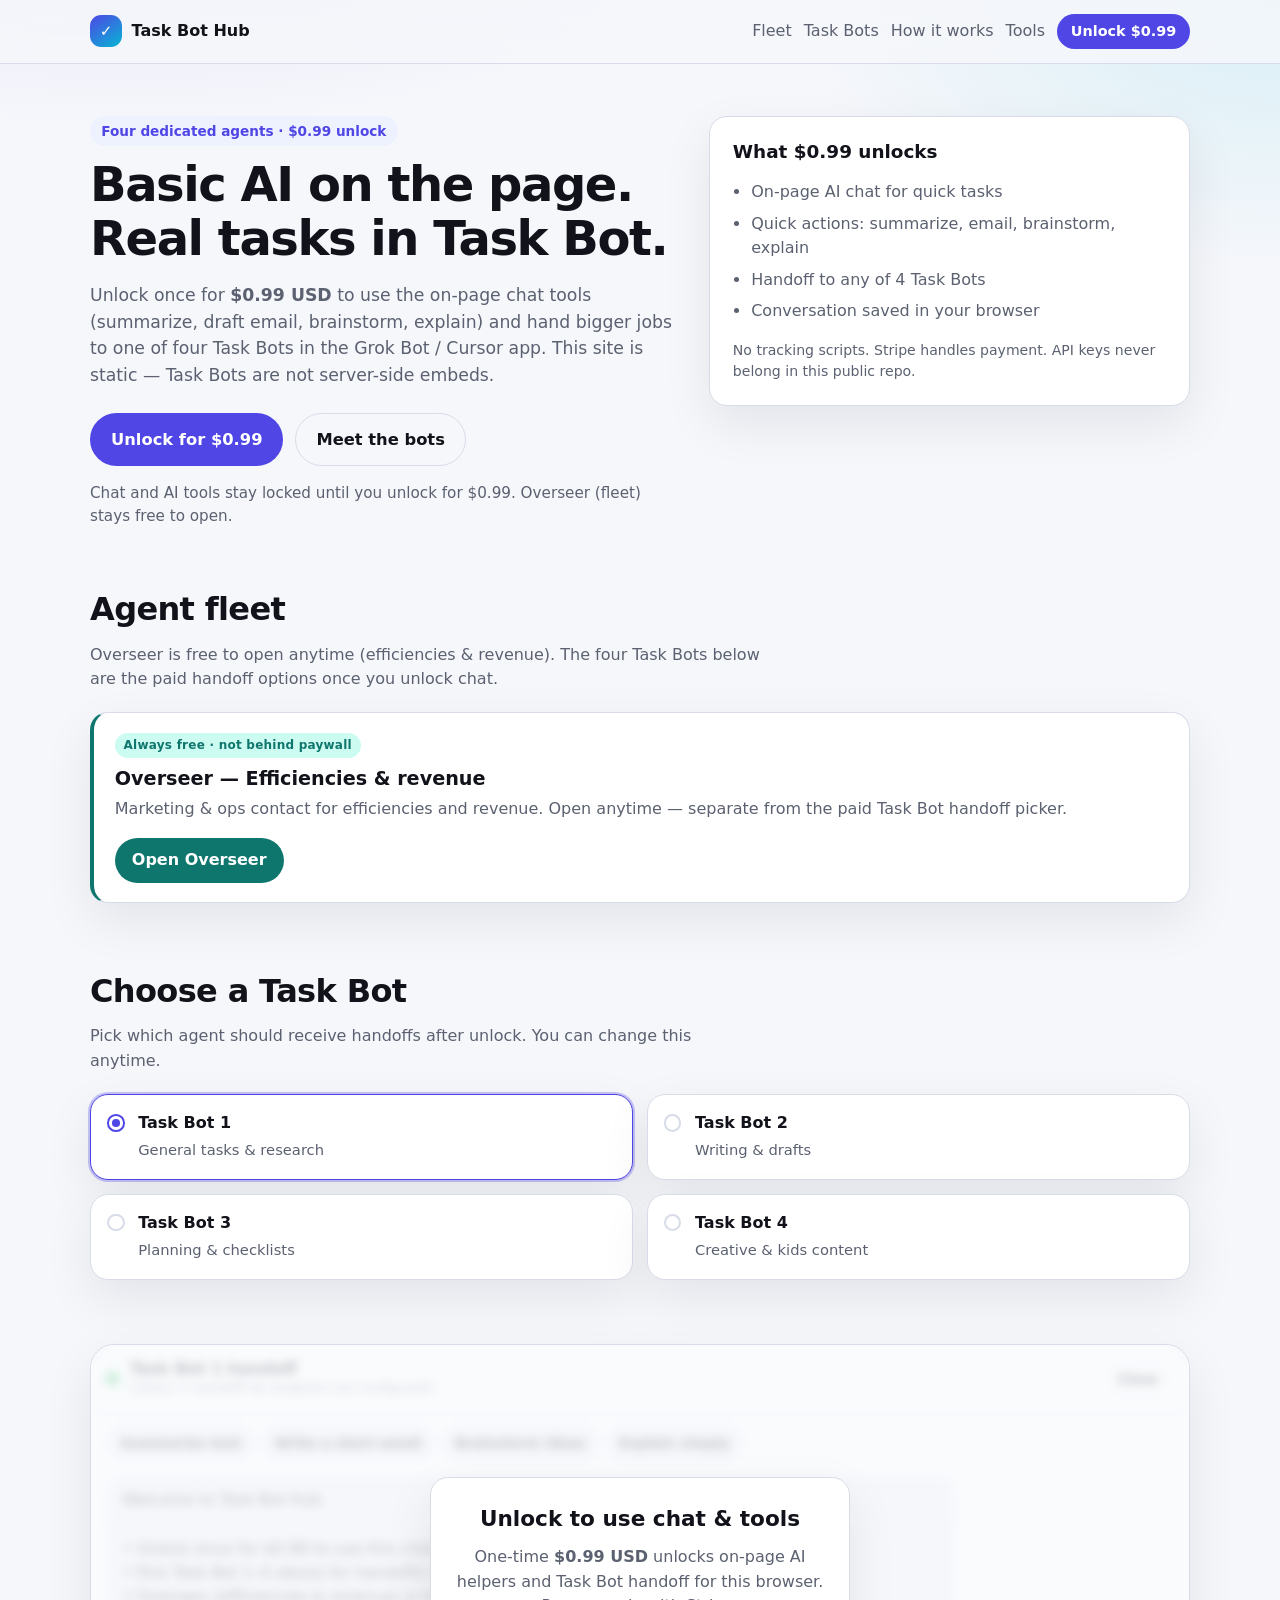
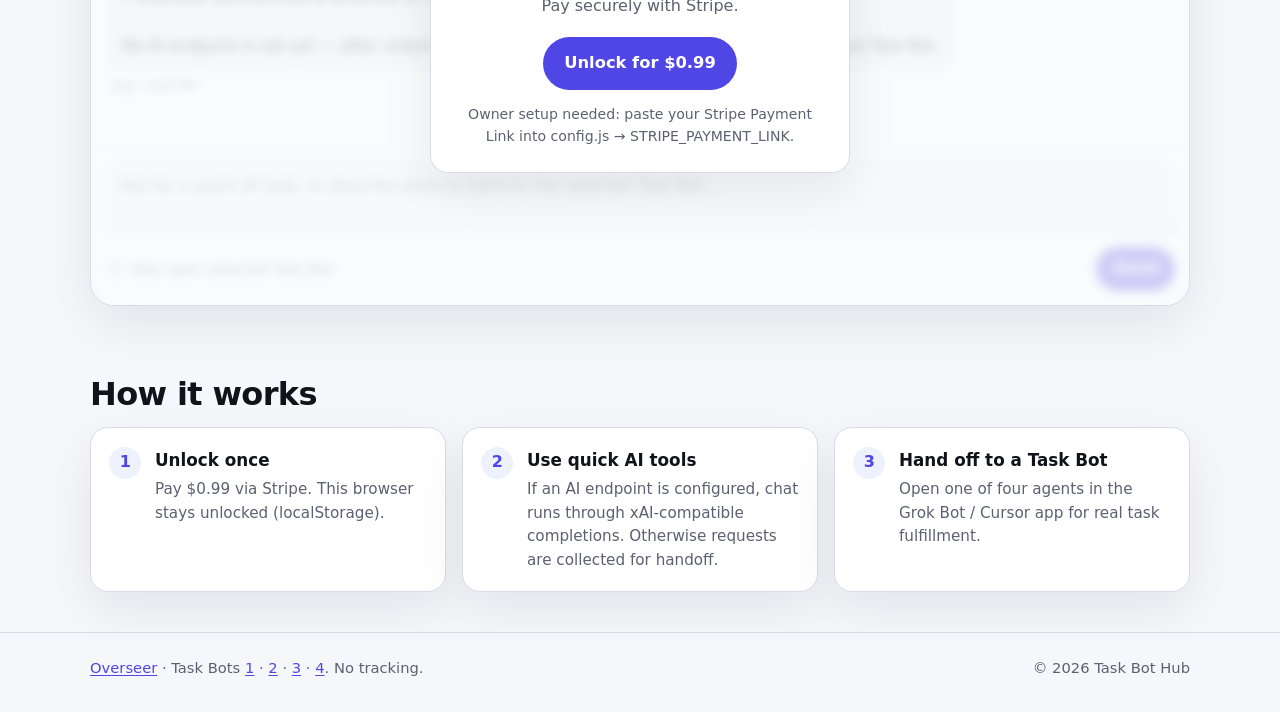
<file: index.html>
<!DOCTYPE html>
<html lang="en">
<head>
  <meta charset="UTF-8" />
  <meta name="viewport" content="width=device-width, initial-scale=1" />
  <meta name="description" content="Task Bot Hub — unlock for $0.99 to use on-page AI tools and hand tasks to four dedicated Task Bots." />
  <meta name="color-scheme" content="light dark" />
  <title>Task Bot Hub — $0.99 unlock</title>
  <link rel="stylesheet" href="styles.css" />
  <link rel="icon" href="data:image/svg+xml,%3Csvg xmlns='http://www.w3.org/2000/svg' viewBox='0 0 64 64'%3E%3Crect width='64' height='64' rx='14' fill='%234f46e5'/%3E%3Cpath d='M18 34l10 10 18-22' stroke='%23fff' stroke-width='6' fill='none' stroke-linecap='round' stroke-linejoin='round'/%3E%3C/svg%3E" />
  <script src="config.js"></script>
</head>
<body>
  <a class="skip-link" href="#workspace">Skip to tools</a>

  <header class="site-header">
    <div class="container header-inner">
      <a class="brand" href="#top" aria-label="Task Bot Hub home">
        <span class="brand-mark" aria-hidden="true">✓</span>
        <span class="brand-name">Task Bot Hub</span>
      </a>
      <nav class="nav" aria-label="Primary">
        <a href="#fleet">Fleet</a>
        <a href="#bots">Task Bots</a>
        <a href="#how">How it works</a>
        <a href="#workspace">Tools</a>
        <button type="button" class="btn btn-sm btn-primary" id="headerUnlockBtn">Unlock $0.99</button>
      </nav>
    </div>
  </header>

  <main id="top">
    <section class="hero">
      <div class="container hero-grid">
        <div class="hero-copy">
          <p class="eyebrow">Four dedicated agents · $0.99 unlock</p>
          <h1>Basic AI on the page.<br />Real tasks in Task Bot.</h1>
          <p class="lede">
            Unlock once for <strong>$0.99 USD</strong> to use the on-page chat tools
            (summarize, draft email, brainstorm, explain) and hand bigger jobs to one
            of four Task Bots in the Grok Bot / Cursor app. This site is static —
            Task Bots are not server-side embeds.
          </p>
          <div class="hero-actions">
            <button type="button" class="btn btn-primary btn-lg" id="heroUnlockBtn">
              Unlock for $0.99
            </button>
            <a class="btn btn-ghost btn-lg" href="#bots">Meet the bots</a>
          </div>
          <p class="note" id="unlockStatus" role="status"></p>
        </div>

        <aside class="promo-card" aria-label="What you get">
          <h2 class="promo-title">What $0.99 unlocks</h2>
          <ul class="promo-list">
            <li>On-page AI chat for quick tasks</li>
            <li>Quick actions: summarize, email, brainstorm, explain</li>
            <li>Handoff to any of 4 Task Bots</li>
            <li>Conversation saved in your browser</li>
          </ul>
          <p class="promo-footnote muted">
            No tracking scripts. Stripe handles payment. API keys never belong in this public repo.
          </p>
        </aside>
      </div>
    </section>

    <section class="fleet" id="fleet">
      <div class="container">
        <h2>Agent fleet</h2>
        <p class="section-lede">
          Overseer is free to open anytime (efficiencies &amp; revenue). The four Task Bots
          below are the paid handoff options once you unlock chat.
        </p>
        <div class="overseer-card" id="overseerCard">
          <!-- filled by app.js -->
        </div>
      </div>
    </section>

    <section class="bots" id="bots">
      <div class="container">
        <h2>Choose a Task Bot</h2>
        <p class="section-lede">Pick which agent should receive handoffs after unlock. You can change this anytime.</p>
        <div class="bot-grid" id="botGrid" role="radiogroup" aria-label="Select Task Bot"></div>
      </div>
    </section>

    <section class="workspace-wrap" id="workspace">
      <div class="container">
        <div class="workspace" id="workspacePanel">
          <div class="paywall" id="paywall" hidden>
            <div class="paywall-card">
              <h2>Unlock to use chat &amp; tools</h2>
              <p>
                One-time <strong>$0.99 USD</strong> unlocks on-page AI helpers and Task Bot handoff
                for this browser. Pay securely with Stripe.
              </p>
              <a class="btn btn-primary btn-lg" id="paywallCta" href="#" rel="noopener">
                Unlock for $0.99
              </a>
              <p class="muted paywall-note" id="paywallNote"></p>
            </div>
          </div>

          <div class="workspace-inner" id="workspaceInner">
            <div class="chat-panel" id="chat" aria-label="Task chat">
              <div class="chat-header">
                <div class="chat-title">
                  <span class="status-dot" aria-hidden="true"></span>
                  <div>
                    <strong id="chatBotName">Task Bot Hub</strong>
                    <span class="muted" id="chatModeLabel">Collect + handoff</span>
                  </div>
                </div>
                <div class="chat-header-actions">
                  <button type="button" class="btn btn-sm btn-ghost" id="clearChat" title="Clear conversation">
                    Clear
                  </button>
                </div>
              </div>

              <div class="chips" id="quickActions" aria-label="Quick actions">
                <button type="button" class="chip" data-prompt="Summarize the following text clearly and briefly:\n\n">Summarize text</button>
                <button type="button" class="chip" data-prompt="Write a short, friendly email about:\n\n">Write a short email</button>
                <button type="button" class="chip" data-prompt="Brainstorm creative ideas for:\n\n">Brainstorm ideas</button>
                <button type="button" class="chip" data-prompt="Explain this simply, as if to a curious 10-year-old:\n\n">Explain simply</button>
              </div>

              <div class="chat-messages" id="messages" role="log" aria-live="polite" aria-relevant="additions"></div>

              <form class="chat-form" id="chatForm" autocomplete="off">
                <label class="sr-only" for="taskInput">Your message or task</label>
                <textarea
                  id="taskInput"
                  name="task"
                  rows="2"
                  maxlength="8000"
                  placeholder="Ask for a quick AI task, or describe work to hand to the selected Task Bot…"
                  required
                ></textarea>
                <div class="chat-form-actions">
                  <label class="handoff-toggle">
                    <input type="checkbox" id="alsoHandoff" />
                    Also open selected Task Bot
                  </label>
                  <button type="submit" class="btn btn-primary" id="sendBtn">Send</button>
                </div>
              </form>
            </div>
          </div>
        </div>
      </div>
    </section>

    <section class="how" id="how">
      <div class="container">
        <h2>How it works</h2>
        <ol class="steps">
          <li>
            <span class="step-num">1</span>
            <div>
              <h3>Unlock once</h3>
              <p>Pay $0.99 via Stripe. This browser stays unlocked (localStorage).</p>
            </div>
          </li>
          <li>
            <span class="step-num">2</span>
            <div>
              <h3>Use quick AI tools</h3>
              <p>If an AI endpoint is configured, chat runs through xAI-compatible completions. Otherwise requests are collected for handoff.</p>
            </div>
          </li>
          <li>
            <span class="step-num">3</span>
            <div>
              <h3>Hand off to a Task Bot</h3>
              <p>Open one of four agents in the Grok Bot / Cursor app for real task fulfillment.</p>
            </div>
          </li>
        </ol>
      </div>
    </section>
  </main>

  <footer class="site-footer">
    <div class="container footer-inner">
      <p>
        <a href="grokbot://app/v1/agent?id=3ed67bf6-5dba-4d77-9709-c204595ec6b8">Overseer</a>
        · Task Bots
        <a href="grokbot://app/v1/agent?id=1e68c0e4-7df0-48fa-900d-adea23650e12">1</a> ·
        <a href="grokbot://app/v1/agent?id=a5edb3b1-8cbf-4347-ab76-5b3491ba55b3">2</a> ·
        <a href="grokbot://app/v1/agent?id=cd8f2009-198d-4173-b9aa-a965f64315b0">3</a> ·
        <a href="grokbot://app/v1/agent?id=526848c3-39a9-45b8-a4b2-2e4f6dd699c0">4</a>.
        No tracking.
      </p>
      <p class="muted">© <span id="year"></span> Task Bot Hub</p>
    </div>
  </footer>

  <script src="app.js" defer></script>
</body>
</html>
</file>
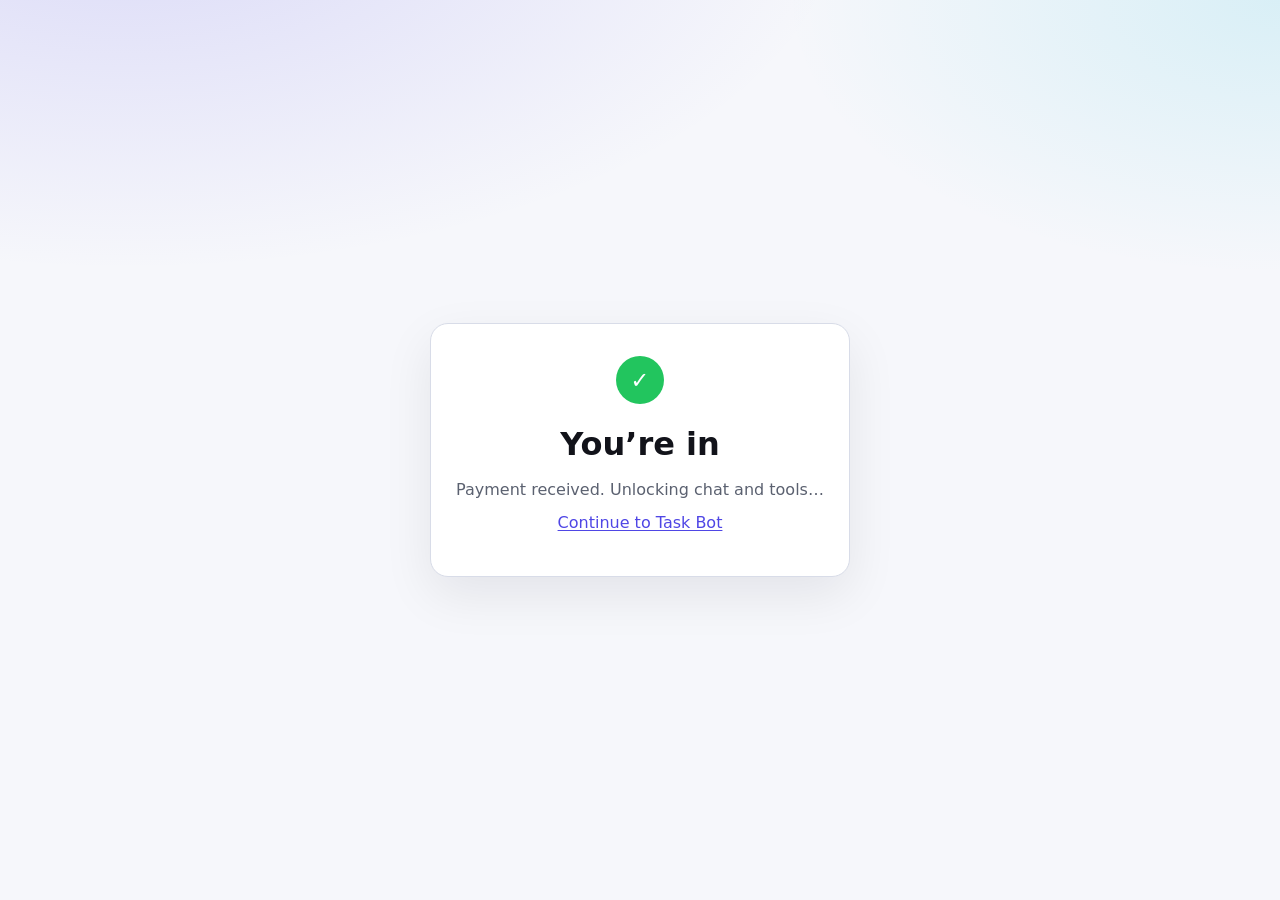
<file: success.html>
<!DOCTYPE html>
<html lang="en">
<head>
  <meta charset="UTF-8" />
  <meta name="viewport" content="width=device-width, initial-scale=1" />
  <meta name="color-scheme" content="light dark" />
  <title>Payment successful — Task Bot</title>
  <link rel="stylesheet" href="styles.css" />
  <script>
    (function () {
      try {
        localStorage.setItem("task-bot-site-unlocked", "1");
        localStorage.setItem("task-bot-site-unlocked-at", String(Date.now()));
      } catch (_) {}
      // Brief confirmation, then home with ?paid=1
      setTimeout(function () {
        window.location.replace("./index.html?paid=1");
      }, 1200);
    })();
  </script>
</head>
<body class="success-page">
  <main class="success-card" role="status">
    <div class="success-icon" aria-hidden="true">✓</div>
    <h1>You’re in</h1>
    <p>Payment received. Unlocking chat and tools…</p>
    <p class="muted"><a href="./index.html?paid=1">Continue to Task Bot</a></p>
  </main>
</body>
</html>
</file>
<file: styles.css>
/* Task Bot Hub — GitHub Pages */

:root {
  --bg: #f6f7fb;
  --bg-elevated: #ffffff;
  --bg-soft: #eef0f7;
  --text: #12131a;
  --text-muted: #5b6170;
  --border: #d8dce8;
  --primary: #4f46e5;
  --primary-hover: #4338ca;
  --primary-soft: #eef2ff;
  --accent: #06b6d4;
  --overseer: #0f766e;
  --overseer-soft: #ccfbf1;
  --user-bubble: #4f46e5;
  --user-text: #ffffff;
  --bot-bubble: #eef0f7;
  --bot-text: #12131a;
  --shadow: 0 18px 50px rgba(18, 19, 26, 0.08);
  --radius: 18px;
  --radius-sm: 12px;
  --font: "Segoe UI", system-ui, -apple-system, BlinkMacSystemFont, "Helvetica Neue", sans-serif;
  --focus: 0 0 0 3px rgba(79, 70, 229, 0.35);
}

@media (prefers-color-scheme: dark) {
  :root {
    --bg: #0b0d14;
    --bg-elevated: #141824;
    --bg-soft: #1b2030;
    --text: #f3f5fb;
    --text-muted: #a0a7bd;
    --border: #2a3145;
    --primary: #818cf8;
    --primary-hover: #a5b4fc;
    --primary-soft: #1e1b4b;
    --accent: #22d3ee;
    --overseer: #2dd4bf;
    --overseer-soft: #134e4a;
    --user-bubble: #6366f1;
    --user-text: #ffffff;
    --bot-bubble: #1b2030;
    --bot-text: #f3f5fb;
    --shadow: 0 22px 60px rgba(0, 0, 0, 0.45);
    --focus: 0 0 0 3px rgba(129, 140, 248, 0.4);
  }
}

*,
*::before,
*::after {
  box-sizing: border-box;
}

html {
  scroll-behavior: smooth;
}

body {
  margin: 0;
  font-family: var(--font);
  color: var(--text);
  background:
    radial-gradient(1200px 600px at 10% -10%, rgba(79, 70, 229, 0.16), transparent 60%),
    radial-gradient(900px 500px at 100% 0%, rgba(6, 182, 212, 0.12), transparent 55%),
    var(--bg);
  line-height: 1.55;
  min-height: 100vh;
}

a {
  color: var(--primary);
  text-decoration-thickness: 1px;
  text-underline-offset: 2px;
}

a:hover {
  color: var(--primary-hover);
}

:focus-visible {
  outline: none;
  box-shadow: var(--focus);
  border-radius: 6px;
}

.sr-only {
  position: absolute;
  width: 1px;
  height: 1px;
  padding: 0;
  margin: -1px;
  overflow: hidden;
  clip: rect(0, 0, 0, 0);
  white-space: nowrap;
  border: 0;
}

.skip-link {
  position: absolute;
  left: 1rem;
  top: -3rem;
  z-index: 100;
  background: var(--primary);
  color: #fff;
  padding: 0.6rem 1rem;
  border-radius: 999px;
  text-decoration: none;
  font-weight: 600;
}

.skip-link:focus {
  top: 1rem;
}

.container {
  width: min(1100px, calc(100% - 2rem));
  margin-inline: auto;
}

.muted {
  color: var(--text-muted);
}

/* Header */
.site-header {
  position: sticky;
  top: 0;
  z-index: 20;
  backdrop-filter: blur(12px);
  background: color-mix(in srgb, var(--bg) 82%, transparent);
  border-bottom: 1px solid var(--border);
}

.header-inner {
  display: flex;
  align-items: center;
  justify-content: space-between;
  gap: 1rem;
  padding: 0.85rem 0;
}

.brand {
  display: inline-flex;
  align-items: center;
  gap: 0.6rem;
  text-decoration: none;
  color: var(--text);
  font-weight: 700;
}

.brand-mark {
  display: grid;
  place-items: center;
  width: 2rem;
  height: 2rem;
  border-radius: 0.7rem;
  background: linear-gradient(145deg, var(--primary), var(--accent));
  color: #fff;
  font-size: 0.95rem;
}

.nav {
  display: flex;
  align-items: center;
  gap: 0.75rem;
  flex-wrap: wrap;
  justify-content: flex-end;
}

.nav a:not(.btn) {
  color: var(--text-muted);
  text-decoration: none;
  font-weight: 500;
}

.nav a:not(.btn):hover {
  color: var(--text);
}

/* Buttons */
.btn {
  display: inline-flex;
  align-items: center;
  justify-content: center;
  gap: 0.4rem;
  border: 1px solid transparent;
  border-radius: 999px;
  padding: 0.55rem 1rem;
  font: inherit;
  font-weight: 600;
  cursor: pointer;
  text-decoration: none;
  transition: background 0.15s ease, color 0.15s ease, border-color 0.15s ease, transform 0.1s ease;
  background: transparent;
  color: inherit;
}

.btn:active {
  transform: translateY(1px);
}

.btn-sm {
  padding: 0.35rem 0.8rem;
  font-size: 0.9rem;
}

.btn-lg {
  padding: 0.8rem 1.25rem;
  font-size: 1.02rem;
}

.btn-primary {
  background: var(--primary);
  color: #fff;
}

.btn-primary:hover {
  background: var(--primary-hover);
  color: #fff;
}

.btn-ghost {
  background: transparent;
  color: var(--text);
  border-color: var(--border);
}

.btn-ghost:hover {
  background: var(--bg-soft);
  color: var(--text);
}

.btn-secondary {
  background: var(--primary-soft);
  color: var(--primary);
}

.btn-secondary:hover {
  filter: brightness(0.97);
}

.btn-overseer {
  background: var(--overseer);
  color: #fff;
}

.btn-overseer:hover {
  filter: brightness(1.08);
  color: #fff;
}

/* Hero */
.hero {
  padding: 3.25rem 0 2rem;
}

.hero-grid {
  display: grid;
  grid-template-columns: 1.1fr 0.9fr;
  gap: 2rem;
  align-items: start;
}

.eyebrow {
  display: inline-block;
  margin: 0 0 0.75rem;
  padding: 0.3rem 0.7rem;
  border-radius: 999px;
  background: var(--primary-soft);
  color: var(--primary);
  font-size: 0.85rem;
  font-weight: 700;
}

.hero h1 {
  margin: 0 0 1rem;
  font-size: clamp(2rem, 4.5vw, 3rem);
  line-height: 1.12;
  letter-spacing: -0.03em;
}

.lede {
  margin: 0 0 1.5rem;
  color: var(--text-muted);
  font-size: 1.08rem;
  max-width: 38rem;
}

.hero-actions {
  display: flex;
  flex-wrap: wrap;
  gap: 0.75rem;
  margin-bottom: 1rem;
}

.note {
  margin: 0;
  color: var(--text-muted);
  font-size: 0.95rem;
  min-height: 1.4em;
}

.promo-card {
  background: var(--bg-elevated);
  border: 1px solid var(--border);
  border-radius: var(--radius);
  padding: 1.35rem 1.4rem;
  box-shadow: var(--shadow);
}

.promo-title {
  margin: 0 0 0.85rem;
  font-size: 1.15rem;
}

.promo-list {
  margin: 0 0 1rem;
  padding-left: 1.15rem;
  color: var(--text-muted);
}

.promo-list li {
  margin-bottom: 0.4rem;
}

.promo-footnote {
  margin: 0;
  font-size: 0.88rem;
}

/* Fleet + Overseer */
.fleet,
.bots,
.how,
.workspace-wrap {
  padding: 1.5rem 0 2.5rem;
}

.fleet h2,
.bots h2,
.how h2 {
  margin: 0 0 0.5rem;
  font-size: clamp(1.5rem, 3vw, 2rem);
  letter-spacing: -0.02em;
}

.section-lede {
  margin: 0 0 1.25rem;
  color: var(--text-muted);
  max-width: 42rem;
}

.overseer-card {
  background: var(--bg-elevated);
  border: 1px solid var(--border);
  border-left: 4px solid var(--overseer);
  border-radius: var(--radius);
  padding: 1.2rem 1.3rem;
  box-shadow: var(--shadow);
  display: flex;
  flex-wrap: wrap;
  align-items: center;
  justify-content: space-between;
  gap: 1rem;
}

.overseer-card .badge {
  display: inline-block;
  margin-bottom: 0.35rem;
  padding: 0.2rem 0.55rem;
  border-radius: 999px;
  background: var(--overseer-soft);
  color: var(--overseer);
  font-size: 0.75rem;
  font-weight: 700;
  letter-spacing: 0.02em;
}

.overseer-card h3 {
  margin: 0 0 0.25rem;
  font-size: 1.2rem;
}

.overseer-card p {
  margin: 0;
  color: var(--text-muted);
}

.bot-grid {
  display: grid;
  grid-template-columns: repeat(2, 1fr);
  gap: 0.85rem;
}

.bot-option {
  display: flex;
  gap: 0.85rem;
  align-items: flex-start;
  text-align: left;
  width: 100%;
  padding: 1rem;
  border-radius: var(--radius);
  border: 1px solid var(--border);
  background: var(--bg-elevated);
  box-shadow: var(--shadow);
  cursor: pointer;
  font: inherit;
  color: inherit;
  transition: border-color 0.15s ease, box-shadow 0.15s ease;
}

.bot-option:hover {
  border-color: color-mix(in srgb, var(--primary) 45%, var(--border));
}

.bot-option[aria-checked="true"] {
  border-color: var(--primary);
  box-shadow: 0 0 0 2px color-mix(in srgb, var(--primary) 30%, transparent), var(--shadow);
}

.bot-radio {
  width: 1.1rem;
  height: 1.1rem;
  margin-top: 0.2rem;
  border-radius: 50%;
  border: 2px solid var(--border);
  flex: 0 0 auto;
  position: relative;
}

.bot-option[aria-checked="true"] .bot-radio {
  border-color: var(--primary);
}

.bot-option[aria-checked="true"] .bot-radio::after {
  content: "";
  position: absolute;
  inset: 3px;
  border-radius: 50%;
  background: var(--primary);
}

.bot-option strong {
  display: block;
  margin-bottom: 0.15rem;
}

.bot-option span {
  color: var(--text-muted);
  font-size: 0.92rem;
}

/* Workspace + paywall */
.workspace {
  position: relative;
  border-radius: calc(var(--radius) + 6px);
  border: 1px solid var(--border);
  background: var(--bg-elevated);
  box-shadow: var(--shadow);
  overflow: hidden;
  min-height: 560px;
}

.workspace.is-locked .workspace-inner {
  filter: blur(2.5px);
  pointer-events: none;
  user-select: none;
  opacity: 0.55;
}

.paywall {
  position: absolute;
  inset: 0;
  z-index: 5;
  display: grid;
  place-items: center;
  padding: 1.5rem;
  background: color-mix(in srgb, var(--bg) 55%, transparent);
  backdrop-filter: blur(4px);
}

.paywall[hidden] {
  display: none !important;
}

.paywall-card {
  width: min(420px, 100%);
  background: var(--bg-elevated);
  border: 1px solid var(--border);
  border-radius: var(--radius);
  padding: 1.5rem;
  text-align: center;
  box-shadow: var(--shadow);
}

.paywall-card h2 {
  margin: 0 0 0.6rem;
  font-size: 1.35rem;
}

.paywall-card p {
  margin: 0 0 1.1rem;
  color: var(--text-muted);
}

.paywall-note {
  margin: 0.9rem 0 0 !important;
  font-size: 0.88rem;
}

.chat-panel {
  display: flex;
  flex-direction: column;
  min-height: 560px;
  max-height: min(760px, 85vh);
}

.chat-header {
  display: flex;
  align-items: center;
  justify-content: space-between;
  gap: 0.75rem;
  padding: 0.9rem 1rem;
  border-bottom: 1px solid var(--border);
}

.chat-title {
  display: flex;
  align-items: center;
  gap: 0.7rem;
}

.chat-title strong {
  display: block;
  line-height: 1.2;
}

.chat-title .muted {
  display: block;
  font-size: 0.82rem;
}

.status-dot {
  width: 0.7rem;
  height: 0.7rem;
  border-radius: 50%;
  background: #22c55e;
  box-shadow: 0 0 0 4px color-mix(in srgb, #22c55e 25%, transparent);
}

.chips {
  display: flex;
  flex-wrap: wrap;
  gap: 0.45rem;
  padding: 0.75rem 1rem 0;
}

.chip {
  border: 1px solid var(--border);
  background: var(--bg-soft);
  color: var(--text);
  border-radius: 999px;
  padding: 0.35rem 0.75rem;
  font: inherit;
  font-size: 0.85rem;
  font-weight: 600;
  cursor: pointer;
}

.chip:hover {
  border-color: var(--primary);
  color: var(--primary);
}

.chat-messages {
  flex: 1;
  overflow-y: auto;
  padding: 1rem;
  display: flex;
  flex-direction: column;
  gap: 0.75rem;
}

.msg {
  display: flex;
  flex-direction: column;
  gap: 0.4rem;
  max-width: 92%;
  animation: rise 0.22s ease;
}

@keyframes rise {
  from {
    opacity: 0;
    transform: translateY(6px);
  }
  to {
    opacity: 1;
    transform: none;
  }
}

.msg-user {
  align-self: flex-end;
}

.msg-bot {
  align-self: flex-start;
}

.bubble {
  padding: 0.75rem 0.95rem;
  border-radius: 16px;
  white-space: pre-wrap;
  word-break: break-word;
  font-size: 0.98rem;
}

.msg-user .bubble {
  background: var(--user-bubble);
  color: var(--user-text);
  border-bottom-right-radius: 6px;
}

.msg-bot .bubble {
  background: var(--bot-bubble);
  color: var(--bot-text);
  border-bottom-left-radius: 6px;
}

.msg-meta {
  font-size: 0.75rem;
  color: var(--text-muted);
  padding-inline: 0.25rem;
}

.msg-actions {
  display: flex;
  flex-wrap: wrap;
  gap: 0.45rem;
}

.chat-form {
  border-top: 1px solid var(--border);
  padding: 0.85rem;
  display: grid;
  gap: 0.65rem;
}

.chat-form textarea {
  width: 100%;
  resize: vertical;
  min-height: 64px;
  max-height: 180px;
  border: 1px solid var(--border);
  border-radius: var(--radius-sm);
  padding: 0.75rem 0.85rem;
  font: inherit;
  color: var(--text);
  background: var(--bg);
}

.chat-form textarea:focus-visible {
  border-color: var(--primary);
}

.chat-form-actions {
  display: flex;
  align-items: center;
  justify-content: space-between;
  gap: 0.75rem;
  flex-wrap: wrap;
}

.handoff-toggle {
  display: inline-flex;
  align-items: center;
  gap: 0.45rem;
  font-size: 0.9rem;
  color: var(--text-muted);
  cursor: pointer;
}

/* How */
.steps {
  list-style: none;
  margin: 0;
  padding: 0;
  display: grid;
  grid-template-columns: repeat(3, 1fr);
  gap: 1rem;
}

.steps li {
  background: var(--bg-elevated);
  border: 1px solid var(--border);
  border-radius: var(--radius);
  padding: 1.15rem;
  display: flex;
  gap: 0.85rem;
  box-shadow: var(--shadow);
}

.step-num {
  flex: 0 0 auto;
  width: 2rem;
  height: 2rem;
  border-radius: 999px;
  display: grid;
  place-items: center;
  background: var(--primary-soft);
  color: var(--primary);
  font-weight: 800;
}

.steps h3 {
  margin: 0 0 0.35rem;
  font-size: 1.05rem;
}

.steps p {
  margin: 0;
  color: var(--text-muted);
  font-size: 0.95rem;
}

/* Footer */
.site-footer {
  border-top: 1px solid var(--border);
  padding: 1.5rem 0 2rem;
}

.footer-inner {
  display: flex;
  flex-wrap: wrap;
  justify-content: space-between;
  gap: 0.75rem;
  color: var(--text-muted);
  font-size: 0.92rem;
}

.footer-inner p {
  margin: 0;
}

/* Success page */
.success-page {
  min-height: 100vh;
  display: grid;
  place-items: center;
  padding: 1.5rem;
}

.success-card {
  width: min(420px, 100%);
  text-align: center;
  background: var(--bg-elevated);
  border: 1px solid var(--border);
  border-radius: var(--radius);
  padding: 2rem 1.5rem;
  box-shadow: var(--shadow);
}

.success-icon {
  width: 3rem;
  height: 3rem;
  margin: 0 auto 1rem;
  border-radius: 50%;
  display: grid;
  place-items: center;
  background: #22c55e;
  color: #fff;
  font-size: 1.4rem;
  font-weight: 800;
}

.success-card h1 {
  margin: 0 0 0.5rem;
}

.success-card p {
  margin: 0 0 0.5rem;
  color: var(--text-muted);
}

/* Responsive */
@media (max-width: 900px) {
  .hero-grid,
  .steps,
  .bot-grid {
    grid-template-columns: 1fr;
  }

  .nav a:not(.btn) {
    display: none;
  }
}

@media (max-width: 520px) {
  .hero {
    padding-top: 2rem;
  }

  .hero-actions {
    flex-direction: column;
    align-items: stretch;
  }

  .btn-lg {
    width: 100%;
  }

  .chat-form-actions {
    flex-direction: column;
    align-items: stretch;
  }

  .chat-form-actions .btn {
    width: 100%;
  }
}
</file>
